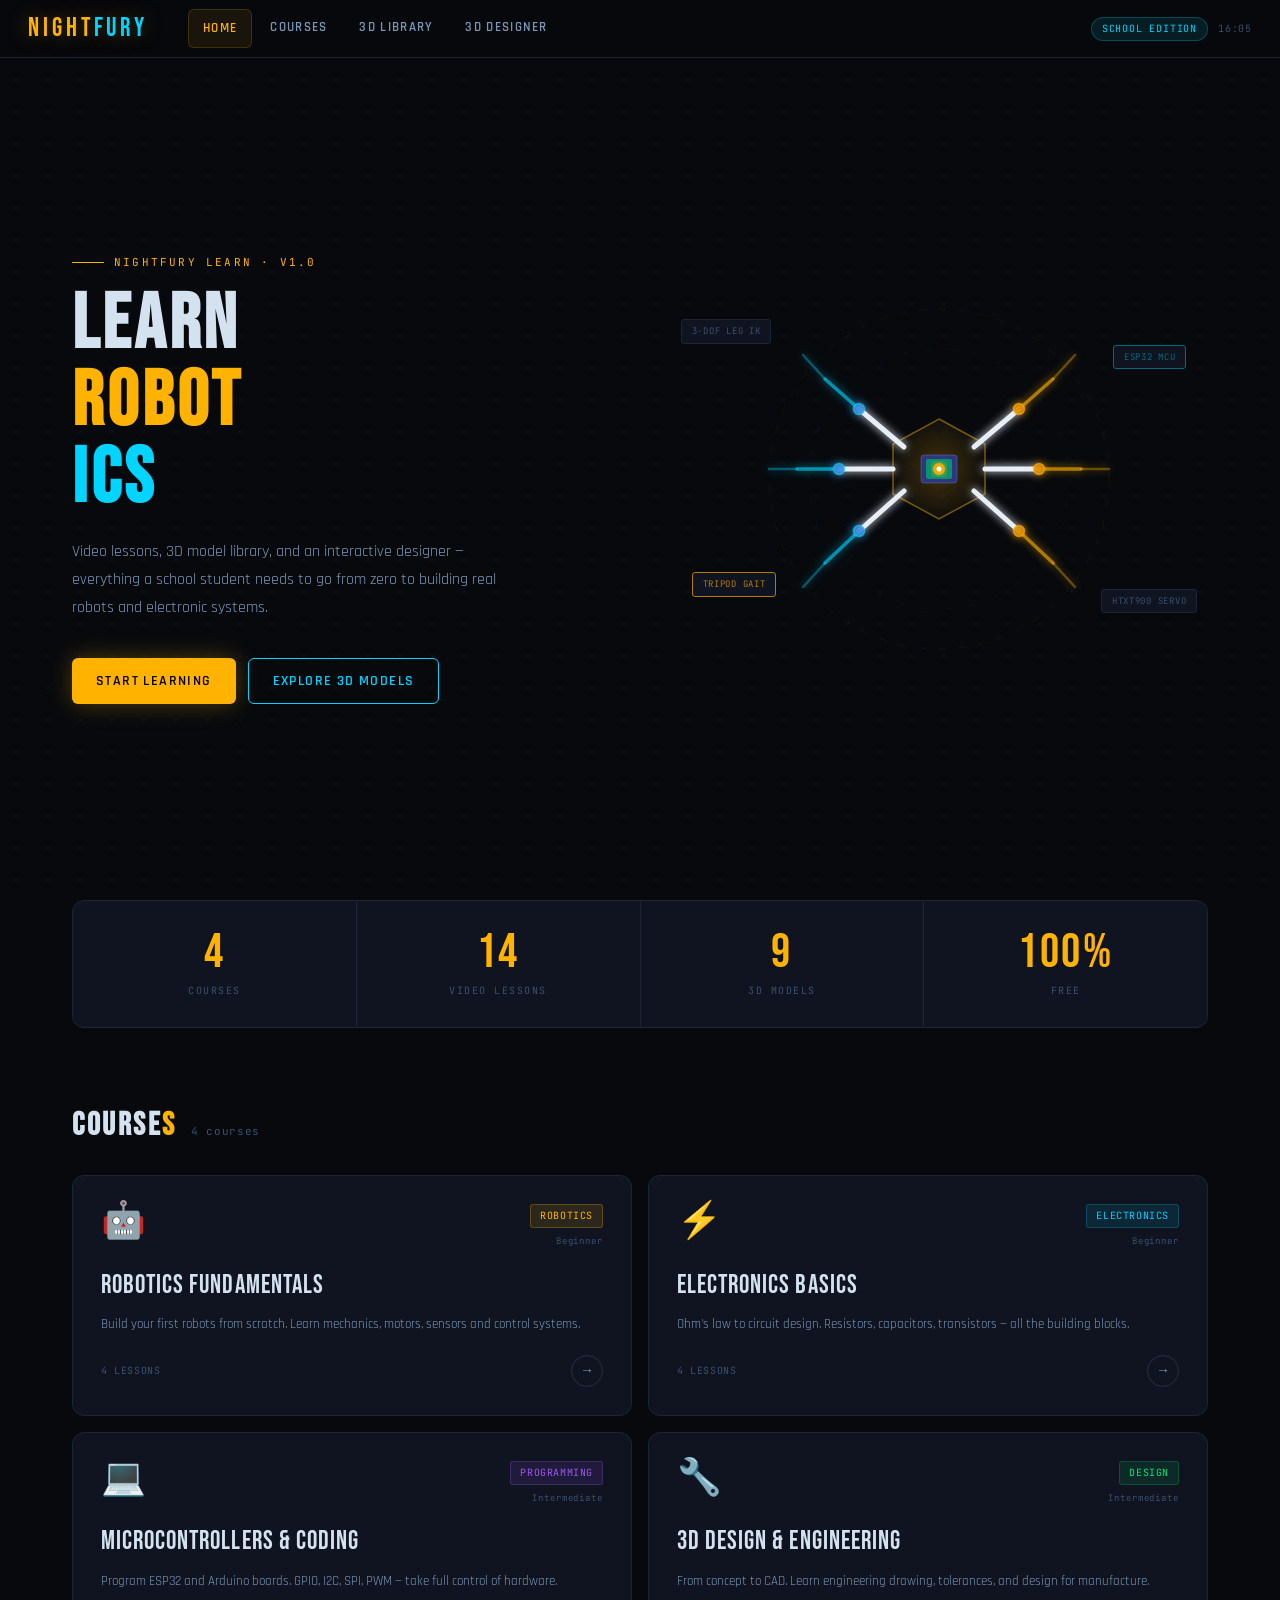
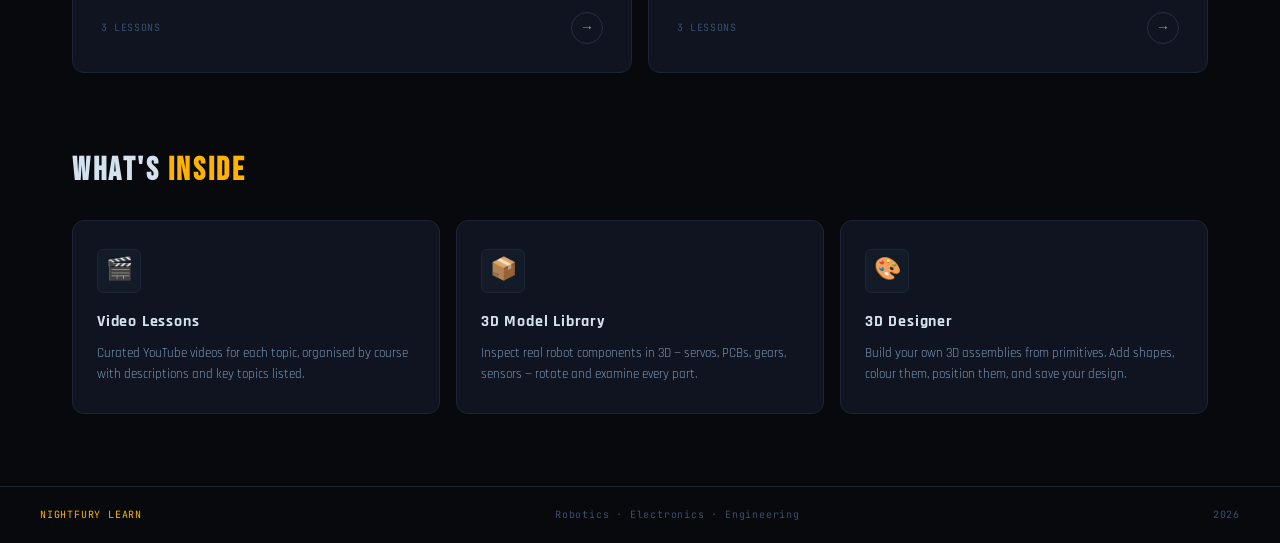
<file: index.html>
<!DOCTYPE html>
<html lang="en">
<head>
<meta charset="UTF-8">
<meta name="viewport" content="width=device-width, initial-scale=1.0">
<title>NightFury Learn · Home</title>
<link rel="stylesheet" href="assets/style.css">
<style>
/* ── Hero ─────────────────────────────────────────── */
.hero {
  min-height: calc(100vh - var(--nav-h));
  display: grid;
  grid-template-columns: 1fr 1fr;
  align-items: center;
  gap: 60px;
  padding: 60px 0;
}
.hero-eyebrow {
  font-family: var(--font-mono);
  font-size: 11px; letter-spacing: .2em;
  color: var(--amber); text-transform: uppercase;
  display: flex; align-items: center; gap: 10px;
  margin-bottom: 16px;
}
.hero-eyebrow::before {
  content: ''; display: block;
  width: 32px; height: 1px;
  background: var(--amber);
}
.hero-title {
  font-family: var(--font-display);
  font-size: clamp(52px, 6vw, 88px);
  line-height: 1;
  letter-spacing: .05em;
  color: var(--text);
  margin-bottom: 20px;
}
.hero-title .hl { color: var(--amber); }
.hero-title .hl2 { color: var(--cyan); }
.hero-desc {
  font-size: 16px; color: var(--text2);
  line-height: 1.75; max-width: 460px;
  margin-bottom: 36px;
}
.hero-btns { display: flex; gap: 12px; flex-wrap: wrap; }

/* Hero visual */
.hero-visual {
  display: flex;
  align-items: center;
  justify-content: center;
  position: relative;
}
.hero-visual svg { width: 100%; max-width: 420px; }

/* Orbit rings */
.orbit-ring {
  animation: spin 18s linear infinite;
  transform-origin: center;
}
.orbit-ring-2 { animation-duration: 28s; animation-direction: reverse; }
@keyframes spin { to { transform: rotate(360deg); } }

/* Floating labels */
.float-label {
  position: absolute;
  font-family: var(--font-mono); font-size: 9px;
  color: var(--text3); letter-spacing: .08em;
  background: var(--panel);
  border: 1px solid var(--border);
  padding: 4px 10px; border-radius: 3px;
}
.fl-1 { top: 12%;  left: 2%;  }
.fl-2 { top: 18%;  right: 4%; color: var(--cyan-dim); border-color: var(--cyan-dim); }
.fl-3 { bottom: 22%; left: 4%; color: var(--amber-dim); border-color: var(--amber-dim); }
.fl-4 { bottom: 18%; right: 2%; }

/* ── Stats row ───────────────────────────────────── */
.stats-row {
  display: grid;
  grid-template-columns: repeat(4, 1fr);
  gap: 1px;
  background: var(--border);
  border: 1px solid var(--border);
  border-radius: var(--radius-lg);
  overflow: hidden;
  margin-bottom: 72px;
}
.stat-cell {
  background: var(--panel);
  padding: 28px 24px;
  text-align: center;
}
.stat-value {
  font-family: var(--font-display);
  font-size: 48px; letter-spacing: .05em;
  color: var(--amber);
  line-height: 1;
}
.stat-label {
  font-family: var(--font-mono);
  font-size: 10px; color: var(--text3);
  letter-spacing: .15em; text-transform: uppercase;
  margin-top: 6px;
}

/* ── Course cards ─────────────────────────────────── */
.courses-grid {
  display: grid;
  grid-template-columns: repeat(2, 1fr);
  gap: 16px;
  margin-bottom: 72px;
}
.course-card {
  background: var(--panel);
  border: 1px solid var(--border);
  border-radius: var(--radius-lg);
  padding: 28px;
  cursor: pointer;
  transition: all .25s;
  position: relative; overflow: hidden;
}
.course-card::after {
  content: '';
  position: absolute; inset: 0;
  background: radial-gradient(ellipse at top left,
    var(--card-glow, rgba(255,179,0,.04)) 0%,
    transparent 65%);
  pointer-events: none;
  opacity: 0;
  transition: opacity .3s;
}
.course-card:hover { border-color: var(--border2); transform: translateY(-3px); }
.course-card:hover::after { opacity: 1; }
.course-card[data-color="amber"]  { --card-glow: rgba(255,179,0,.08); }
.course-card[data-color="cyan"]   { --card-glow: rgba(0,212,255,.08); }
.course-card[data-color="purple"] { --card-glow: rgba(156,86,240,.08); }
.course-card[data-color="green"]  { --card-glow: rgba(0,230,118,.08); }
.course-card[data-color="amber"]:hover { border-color: rgba(255,179,0,.35); }
.course-card[data-color="cyan"]:hover  { border-color: rgba(0,212,255,.3); }
.course-card[data-color="purple"]:hover{ border-color: rgba(156,86,240,.3); }
.course-card[data-color="green"]:hover { border-color: rgba(0,230,118,.3); }

.cc-top { display: flex; align-items: flex-start; justify-content: space-between; margin-bottom: 16px; }
.cc-icon { font-size: 36px; line-height: 1; }
.cc-meta { display: flex; flex-direction: column; align-items: flex-end; gap: 6px; }
.cc-level { font-family: var(--font-mono); font-size: 9px; color: var(--text3); letter-spacing: .1em; }
.cc-title { font-family: var(--font-display); font-size: 26px; letter-spacing: .04em; margin-bottom: 8px; }
.cc-desc  { font-size: 13px; color: var(--text2); line-height: 1.6; margin-bottom: 20px; }
.cc-footer { display: flex; align-items: center; justify-content: space-between; }
.cc-count { font-family: var(--font-mono); font-size: 10px; color: var(--text3); letter-spacing: .06em; }
.cc-arrow {
  width: 32px; height: 32px;
  display: flex; align-items: center; justify-content: center;
  border: 1px solid var(--border2); border-radius: 50%;
  font-size: 14px; color: var(--text2);
  transition: all .2s;
}
.course-card:hover .cc-arrow { color: var(--amber); border-color: var(--amber); }

/* ── Feature highlights ───────────────────────────── */
.features-grid {
  display: grid;
  grid-template-columns: repeat(3, 1fr);
  gap: 16px;
  margin-bottom: 72px;
}
.feat-card {
  background: var(--panel);
  border: 1px solid var(--border);
  border-radius: var(--radius-lg);
  padding: 28px 24px;
}
.feat-icon {
  width: 44px; height: 44px;
  display: flex; align-items: center; justify-content: center;
  font-size: 22px;
  background: var(--panel2); border: 1px solid var(--border);
  border-radius: var(--radius); margin-bottom: 16px;
}
.feat-title {
  font-family: var(--font-ui); font-weight: 700;
  font-size: 16px; letter-spacing: .05em;
  margin-bottom: 8px;
}
.feat-desc { font-size: 13px; color: var(--text2); line-height: 1.65; }
</style>
</head>
<body>

<!-- ── Nav ── -->
<nav class="nav">
  <div class="nav-logo">NIGHT<span>FURY</span></div>
  <div class="nav-links">
    <a href="index.html"    class="active">Home</a>
    <a href="courses.html"  >Courses</a>
    <a href="viewer.html"   >3D Library</a>
    <a href="designer.html" >3D Designer</a>
  </div>
  <div class="nav-right">
    <span class="nav-badge">SCHOOL EDITION</span>
    <span id="nav-clock">--:--</span>
  </div>
</nav>

<div class="page">
  <div class="container">

    <!-- ── Hero ── -->
    <section class="hero">
      <div class="hero-left">
        <div class="hero-eyebrow">NightFury Learn · v1.0</div>
        <h1 class="hero-title">
          LEARN<br>
          <span class="hl">ROBOT</span><br>
          <span class="hl2">ICS</span>
        </h1>
        <p class="hero-desc">
          Video lessons, 3D model library, and an interactive designer —
          everything a school student needs to go from zero to building
          real robots and electronic systems.
        </p>
        <div class="hero-btns">
          <a href="courses.html"  class="btn btn-amber">Start Learning</a>
          <a href="viewer.html"   class="btn btn-outline">Explore 3D Models</a>
        </div>
      </div>

      <div class="hero-visual">
        <!-- Animated hexapod SVG illustration -->
        <svg viewBox="0 0 420 420" xmlns="http://www.w3.org/2000/svg">
          <defs>
            <radialGradient id="bodyGrad" cx="50%" cy="50%" r="50%">
              <stop offset="0%"   stop-color="rgba(255,179,0,.25)"/>
              <stop offset="100%" stop-color="rgba(255,179,0,.03)"/>
            </radialGradient>
            <filter id="glow">
              <feGaussianBlur stdDeviation="4" result="b"/>
              <feMerge><feMergeNode in="b"/><feMergeNode in="SourceGraphic"/></feMerge>
            </filter>
          </defs>

          <!-- Orbit rings -->
          <g class="orbit-ring" style="transform-origin:210px 210px">
            <circle cx="210" cy="210" r="170" fill="none"
              stroke="rgba(255,179,0,.06)" stroke-width="1"
              stroke-dasharray="8 12"/>
          </g>
          <g class="orbit-ring orbit-ring-2" style="transform-origin:210px 210px">
            <circle cx="210" cy="210" r="130" fill="none"
              stroke="rgba(0,212,255,.07)" stroke-width="1"
              stroke-dasharray="4 20"/>
          </g>

          <!-- Hex body -->
          <polygon points="210,150 256,175 256,225 210,250 164,225 164,175"
            fill="url(#bodyGrad)"
            stroke="rgba(255,179,0,.45)" stroke-width="1.5"/>

          <!-- PCB -->
          <rect x="192" y="186" width="36" height="28" rx="3"
            fill="rgba(48,59,150,.8)" stroke="rgba(100,130,220,.4)" stroke-width="1"/>
          <rect x="197" y="190" width="26" height="20" rx="2"
            fill="rgba(0,163,110,.85)"/>

          <!-- 6 Legs -->
          <g stroke-linecap="round" filter="url(#glow)">
            <!-- L-Front -->
            <line x1="175" y1="178" x2="130" y2="140" stroke="#e8eef5" stroke-width="5"/>
            <line x1="130" y1="140" x2="96"  y2="110" stroke="rgba(0,212,255,.6)" stroke-width="3.5"/>
            <line x1="96"  y1="110" x2="74"  y2="86"  stroke="rgba(0,212,255,.35)" stroke-width="2.5"/>
            <circle cx="130" cy="140" r="5.5" fill="rgba(60,140,220,.9)" stroke="rgba(0,212,255,.6)" stroke-width="1.5"/>

            <!-- L-Mid -->
            <line x1="164" y1="200" x2="110" y2="200" stroke="#e8eef5" stroke-width="5"/>
            <line x1="110" y1="200" x2="68"  y2="200" stroke="rgba(0,212,255,.6)" stroke-width="3.5"/>
            <line x1="68"  y1="200" x2="40"  y2="200" stroke="rgba(0,212,255,.35)" stroke-width="2.5"/>
            <circle cx="110" cy="200" r="5.5" fill="rgba(60,140,220,.9)" stroke="rgba(0,212,255,.6)" stroke-width="1.5"/>

            <!-- L-Rear -->
            <line x1="175" y1="222" x2="130" y2="262" stroke="#e8eef5" stroke-width="5"/>
            <line x1="130" y1="262" x2="96"  y2="294" stroke="rgba(0,212,255,.6)" stroke-width="3.5"/>
            <line x1="96"  y1="294" x2="74"  y2="318" stroke="rgba(0,212,255,.35)" stroke-width="2.5"/>
            <circle cx="130" cy="262" r="5.5" fill="rgba(60,140,220,.9)" stroke="rgba(0,212,255,.6)" stroke-width="1.5"/>

            <!-- R-Front -->
            <line x1="245" y1="178" x2="290" y2="140" stroke="#e8eef5" stroke-width="5"/>
            <line x1="290" y1="140" x2="324" y2="110" stroke="rgba(255,179,0,.6)" stroke-width="3.5"/>
            <line x1="324" y1="110" x2="346" y2="86"  stroke="rgba(255,179,0,.35)" stroke-width="2.5"/>
            <circle cx="290" cy="140" r="5.5" fill="rgba(220,140,0,.9)" stroke="rgba(255,179,0,.6)" stroke-width="1.5"/>

            <!-- R-Mid -->
            <line x1="256" y1="200" x2="310" y2="200" stroke="#e8eef5" stroke-width="5"/>
            <line x1="310" y1="200" x2="352" y2="200" stroke="rgba(255,179,0,.6)" stroke-width="3.5"/>
            <line x1="352" y1="200" x2="380" y2="200" stroke="rgba(255,179,0,.35)" stroke-width="2.5"/>
            <circle cx="310" cy="200" r="5.5" fill="rgba(220,140,0,.9)" stroke="rgba(255,179,0,.6)" stroke-width="1.5"/>

            <!-- R-Rear -->
            <line x1="245" y1="222" x2="290" y2="262" stroke="#e8eef5" stroke-width="5"/>
            <line x1="290" y1="262" x2="324" y2="294" stroke="rgba(255,179,0,.6)" stroke-width="3.5"/>
            <line x1="324" y1="294" x2="346" y2="318" stroke="rgba(255,179,0,.35)" stroke-width="2.5"/>
            <circle cx="290" cy="262" r="5.5" fill="rgba(220,140,0,.9)" stroke="rgba(255,179,0,.6)" stroke-width="1.5"/>
          </g>

          <!-- Glow dot at centre -->
          <circle cx="210" cy="200" r="6" fill="var(--amber)" opacity=".9" filter="url(#glow)"/>
          <circle cx="210" cy="200" r="2.5" fill="#fff"/>
        </svg>

        <!-- Floating labels -->
        <div class="float-label fl-1">3-DOF LEG IK</div>
        <div class="float-label fl-2">ESP32 MCU</div>
        <div class="float-label fl-3">TRIPOD GAIT</div>
        <div class="float-label fl-4">HTXT900 SERVO</div>
      </div>
    </section>

    <!-- ── Stats ── -->
    <div class="stats-row" id="stats-row"></div>

    <!-- ── Courses ── -->
    <div class="section-header">
      <h2 class="section-title">COURSE<span>S</span></h2>
      <span class="section-count" id="course-count">— courses</span>
    </div>
    <div class="courses-grid" id="courses-grid"></div>

    <!-- ── Features ── -->
    <div class="section-header">
      <h2 class="section-title">WHAT'S <span>INSIDE</span></h2>
    </div>
    <div class="features-grid">
      <div class="feat-card">
        <div class="feat-icon">🎬</div>
        <div class="feat-title">Video Lessons</div>
        <p class="feat-desc">Curated YouTube videos for each topic, organised by course with descriptions and key topics listed.</p>
      </div>
      <div class="feat-card">
        <div class="feat-icon">📦</div>
        <div class="feat-title">3D Model Library</div>
        <p class="feat-desc">Inspect real robot components in 3D — servos, PCBs, gears, sensors — rotate and examine every part.</p>
      </div>
      <div class="feat-card">
        <div class="feat-icon">🎨</div>
        <div class="feat-title">3D Designer</div>
        <p class="feat-desc">Build your own 3D assemblies from primitives. Add shapes, colour them, position them, and save your design.</p>
      </div>
    </div>

  </div><!-- /container -->

  <footer class="footer">
    <span class="footer-brand">NIGHTFURY LEARN</span>
    <span>Robotics · Electronics · Engineering</span>
    <span id="footer-year"></span>
  </footer>
</div><!-- /page -->

<script type="module">
import { COURSES, STATS } from './assets/data.js';

// Clock
setInterval(() => {
  const d = new Date();
  document.getElementById('nav-clock').textContent =
    d.toLocaleTimeString('en-GB', { hour: '2-digit', minute: '2-digit' });
}, 1000);
document.getElementById('footer-year').textContent = new Date().getFullYear();

// Stats
const statsRow = document.getElementById('stats-row');
STATS.forEach(s => {
  statsRow.innerHTML += `
    <div class="stat-cell">
      <div class="stat-value">${s.value}</div>
      <div class="stat-label">${s.label}</div>
    </div>`;
});

// Courses
const grid = document.getElementById('courses-grid');
document.getElementById('course-count').textContent = `${COURSES.length} courses`;

const COLOR_TAG = {
  amber: 'tag-amber', cyan: 'tag-cyan',
  purple: 'tag-purple', green: 'tag-green'
};

COURSES.forEach(c => {
  grid.innerHTML += `
    <div class="course-card" data-color="${c.color}"
         onclick="location.href='courses.html?id=${c.id}'">
      <div class="cc-top">
        <span class="cc-icon">${c.icon}</span>
        <div class="cc-meta">
          <span class="tag ${COLOR_TAG[c.color]}">${c.tag}</span>
          <span class="cc-level">${c.level}</span>
        </div>
      </div>
      <div class="cc-title">${c.title}</div>
      <p class="cc-desc">${c.description}</p>
      <div class="cc-footer">
        <span class="cc-count">${c.lessons.length} LESSONS</span>
        <span class="cc-arrow">→</span>
      </div>
    </div>`;
});
</script>
</body>
</html>
</file>
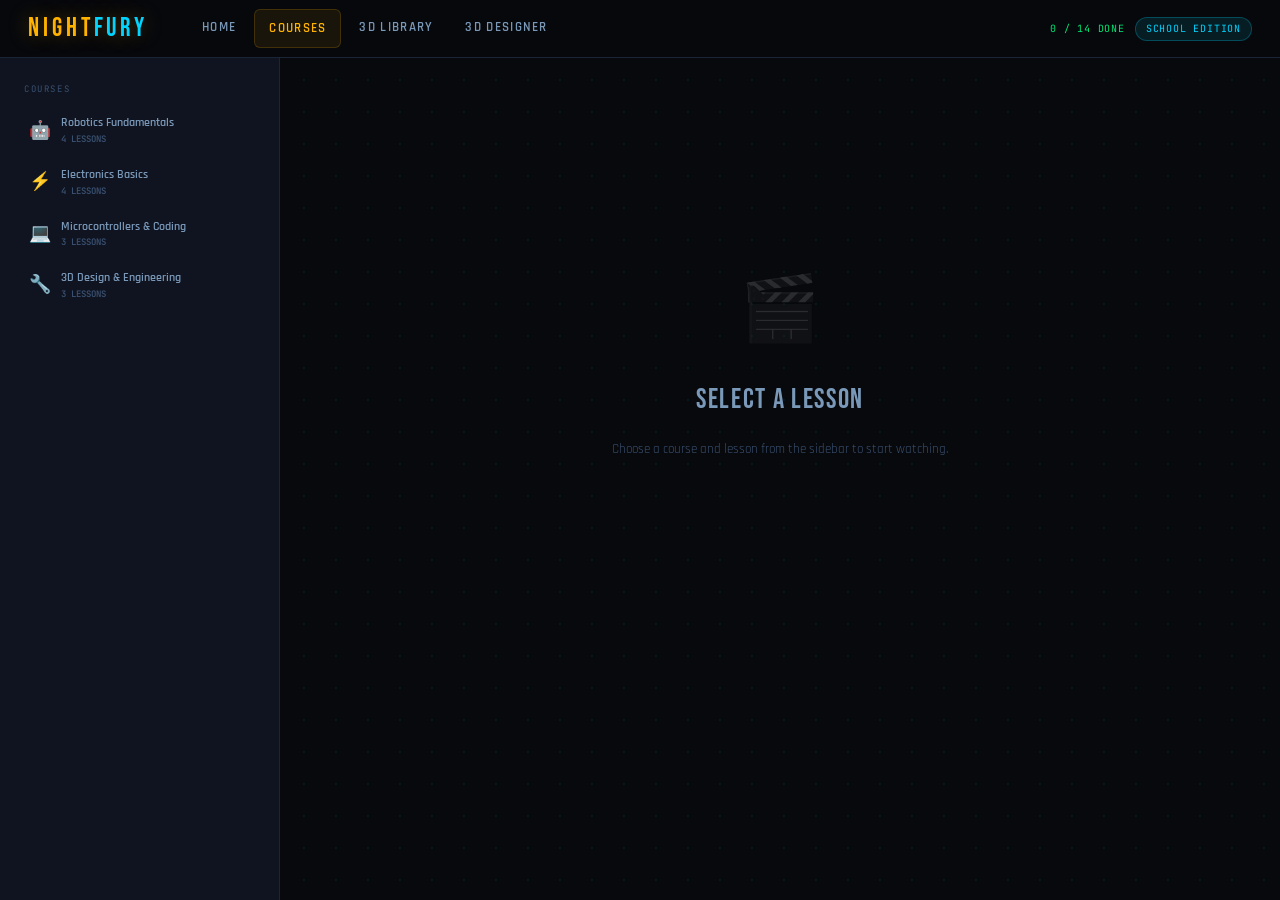
<file: courses.html>
<!DOCTYPE html>
<html lang="en">
<head>
<meta charset="UTF-8">
<meta name="viewport" content="width=device-width, initial-scale=1.0">
<title>NightFury Learn · Courses</title>
<link rel="stylesheet" href="assets/style.css">
<style>
/* ── Layout ─────────────────────────────────────── */
.courses-layout {
  display: grid;
  grid-template-columns: 280px 1fr;
  gap: 0;
  min-height: calc(100vh - var(--nav-h));
}

/* ── Sidebar ────────────────────────────────────── */
.sidebar {
  background: var(--panel);
  border-right: 1px solid var(--border);
  padding: 24px 0;
  position: sticky;
  top: var(--nav-h);
  height: calc(100vh - var(--nav-h));
  overflow-y: auto;
}
.sidebar-section {
  padding: 0 16px;
  margin-bottom: 24px;
}
.sidebar-label {
  font-family: var(--font-mono);
  font-size: 9px; letter-spacing: .18em;
  color: var(--text3); text-transform: uppercase;
  padding: 0 8px; margin-bottom: 8px;
}
.course-btn {
  width: 100%;
  display: flex; align-items: center; gap: 10px;
  padding: 10px 12px;
  background: none; border: 1px solid transparent;
  border-radius: var(--radius); color: var(--text2);
  font-family: var(--font-ui); font-size: 13px; font-weight: 600;
  text-align: left; cursor: pointer;
  transition: all .2s;
}
.course-btn:hover { background: var(--panel2); color: var(--text); }
.course-btn.active {
  background: rgba(255,179,0,.08);
  border-color: rgba(255,179,0,.2);
  color: var(--amber);
}
.course-btn .cb-icon { font-size: 18px; flex-shrink: 0; }
.course-btn .cb-info { flex: 1; }
.course-btn .cb-title { font-size: 12px; line-height: 1.3; }
.course-btn .cb-count { font-family: var(--font-mono); font-size: 9px; color: var(--text3); margin-top: 2px; }

.lesson-list { padding: 4px 0; }
.lesson-item {
  width: 100%;
  display: flex; align-items: center; gap: 10px;
  padding: 9px 20px 9px 36px;
  background: none; border: none;
  color: var(--text2); font-family: var(--font-ui);
  font-size: 12px; text-align: left; cursor: pointer;
  border-left: 2px solid transparent;
  transition: all .2s;
}
.lesson-item:hover { color: var(--text); background: var(--panel2); }
.lesson-item.active {
  color: var(--cyan); background: rgba(0,212,255,.05);
  border-left-color: var(--cyan);
}
.lesson-item.watched { color: var(--green); }
.lesson-item .li-num {
  font-family: var(--font-mono); font-size: 9px;
  color: var(--text3); width: 16px; flex-shrink: 0;
}
.lesson-item .li-title { flex: 1; line-height: 1.3; }
.lesson-item .li-dur {
  font-family: var(--font-mono); font-size: 9px;
  color: var(--text3); white-space: nowrap;
}
.lesson-item .li-check { color: var(--green); font-size: 10px; }

/* ── Main content ────────────────────────────────── */
.content-area {
  padding: 32px 40px;
}

/* Video player */
.video-wrap {
  position: relative; width: 100%;
  padding-bottom: 56.25%;
  background: #000; border-radius: var(--radius-lg);
  overflow: hidden; margin-bottom: 24px;
  border: 1px solid var(--border);
}
.video-wrap iframe {
  position: absolute; inset: 0;
  width: 100%; height: 100%; border: none;
}
.video-placeholder {
  position: absolute; inset: 0;
  display: flex; flex-direction: column;
  align-items: center; justify-content: center;
  gap: 14px;
  background: var(--panel);
}
.vp-icon { font-size: 52px; opacity: .25; }
.vp-text { font-family: var(--font-mono); font-size: 11px;
           color: var(--text3); letter-spacing: .1em; }

/* Lesson info */
.lesson-header {
  display: flex; align-items: flex-start;
  justify-content: space-between; gap: 20px;
  margin-bottom: 20px;
}
.lesson-title-row { flex: 1; }
.lesson-num {
  font-family: var(--font-mono); font-size: 10px;
  color: var(--text3); letter-spacing: .12em;
  margin-bottom: 6px;
}
.lesson-title {
  font-family: var(--font-display);
  font-size: 30px; letter-spacing: .04em;
}
.lesson-actions { display: flex; gap: 8px; padding-top: 6px; }

.lesson-desc {
  font-size: 14px; color: var(--text2);
  line-height: 1.75; margin-bottom: 24px;
  border-left: 2px solid var(--border2);
  padding-left: 16px;
}

.topics-row { display: flex; flex-wrap: wrap; gap: 8px; margin-bottom: 28px; }
.topic-pill {
  font-family: var(--font-mono); font-size: 10px;
  color: var(--text3); letter-spacing: .07em;
  background: var(--panel); border: 1px solid var(--border);
  padding: 4px 12px; border-radius: 20px;
}

/* Nav arrows */
.lesson-nav {
  display: flex; gap: 10px; align-items: center;
  margin-top: 24px; padding-top: 24px;
  border-top: 1px solid var(--border);
}
.lnav-btn {
  flex: 1; padding: 14px 20px;
  background: var(--panel); border: 1px solid var(--border);
  border-radius: var(--radius); color: var(--text2);
  font-family: var(--font-ui); font-size: 13px; font-weight: 600;
  cursor: pointer; transition: all .2s;
  display: flex; align-items: center; gap: 8px;
}
.lnav-btn:hover { border-color: var(--border2); color: var(--text); }
.lnav-btn.next { justify-content: flex-end; border-color: rgba(255,179,0,.2);
                  color: var(--amber); }
.lnav-btn.next:hover { background: rgba(255,179,0,.06); }
.lnav-btn:disabled { opacity: .3; cursor: default; }

/* Empty state */
.pick-state {
  display: flex; flex-direction: column;
  align-items: center; justify-content: center;
  min-height: 60vh; gap: 16px; text-align: center;
}
.pick-icon { font-size: 64px; opacity: .15; }
.pick-title { font-family: var(--font-display); font-size: 28px; color: var(--text2); letter-spacing: .06em; }
.pick-sub   { font-size: 13px; color: var(--text3); }
</style>
</head>
<body>

<nav class="nav">
  <div class="nav-logo">NIGHT<span>FURY</span></div>
  <div class="nav-links">
    <a href="index.html">Home</a>
    <a href="courses.html" class="active">Courses</a>
    <a href="viewer.html">3D Library</a>
    <a href="designer.html">3D Designer</a>
  </div>
  <div class="nav-right">
    <span id="progress-text" style="color:var(--green)"></span>
    <span class="nav-badge">SCHOOL EDITION</span>
  </div>
</nav>

<div class="page" style="padding-top:var(--nav-h)">
  <div class="courses-layout">

    <!-- ── Sidebar ── -->
    <aside class="sidebar">
      <div class="sidebar-section">
        <div class="sidebar-label">Courses</div>
        <div id="course-nav"></div>
      </div>
    </aside>

    <!-- ── Content ── -->
    <main class="content-area" id="content-area">
      <div class="pick-state">
        <div class="pick-icon">🎬</div>
        <div class="pick-title">SELECT A LESSON</div>
        <p class="pick-sub">Choose a course and lesson from the sidebar to start watching.</p>
      </div>
    </main>

  </div>
</div>

<script type="module">
import { COURSES } from './assets/data.js';

// ── State ────────────────────────────────────────────
const params       = new URLSearchParams(location.search);
let activeCourseId = params.get('id') || null;
let activeLessonId = null;
const watched      = new Set(JSON.parse(localStorage.getItem('nf-watched') || '[]'));

// ── Build sidebar ────────────────────────────────────
const courseNav = document.getElementById('course-nav');

function buildSidebar() {
  courseNav.innerHTML = '';
  COURSES.forEach(course => {
    const isOpen = course.id === activeCourseId;
    const btn = document.createElement('button');
    btn.className = `course-btn ${isOpen ? 'active' : ''}`;
    btn.innerHTML = `
      <span class="cb-icon">${course.icon}</span>
      <div class="cb-info">
        <div class="cb-title">${course.title}</div>
        <div class="cb-count">${course.lessons.length} LESSONS</div>
      </div>`;
    btn.onclick = () => {
      activeCourseId = course.id;
      activeLessonId = null;
      history.replaceState({}, '', `?id=${course.id}`);
      buildSidebar();
      showPick();
    };
    courseNav.appendChild(btn);

    if (isOpen) {
      const ul = document.createElement('div');
      ul.className = 'lesson-list';
      course.lessons.forEach((lesson, i) => {
        const isW = watched.has(lesson.id);
        const li  = document.createElement('button');
        li.className = `lesson-item ${lesson.id === activeLessonId ? 'active' : ''} ${isW ? 'watched' : ''}`;
        li.innerHTML = `
          <span class="li-num">${String(i+1).padStart(2,'0')}</span>
          <span class="li-title">${lesson.title}</span>
          <span class="li-dur">${lesson.duration}</span>
          ${isW ? '<span class="li-check">✓</span>' : ''}`;
        li.onclick = () => loadLesson(course, lesson, i);
        ul.appendChild(li);
      });
      courseNav.appendChild(ul);
    }
  });
  updateProgress();
}

// ── Show pick state ──────────────────────────────────
function showPick() {
  const area = document.getElementById('content-area');
  area.innerHTML = `
    <div class="pick-state">
      <div class="pick-icon">🎬</div>
      <div class="pick-title">SELECT A LESSON</div>
      <p class="pick-sub">Choose a lesson from the sidebar to start watching.</p>
    </div>`;
}

// ── Load lesson ──────────────────────────────────────
function loadLesson(course, lesson, idx) {
  activeLessonId = lesson.id;
  buildSidebar();

  const total  = course.lessons.length;
  const isLast = idx === total - 1;
  const isFirst = idx === 0;
  const prevL  = course.lessons[idx - 1];
  const nextL  = course.lessons[idx + 1];

  const COLOR_TAG = {
    amber: 'tag-amber', cyan: 'tag-cyan',
    purple: 'tag-purple', green: 'tag-green'
  };

  const area = document.getElementById('content-area');
  area.innerHTML = `
    <div class="video-wrap" id="video-box">
      ${lesson.videoId
        ? `<iframe src="https://www.youtube.com/embed/${lesson.videoId}?rel=0&modestbranding=1"
             allowfullscreen allow="accelerometer; autoplay; encrypted-media; gyroscope"></iframe>`
        : `<div class="video-placeholder">
             <div class="vp-icon">▶</div>
             <div class="vp-text">VIDEO ID NOT SET IN data.js</div>
           </div>`}
    </div>

    <div class="lesson-header">
      <div class="lesson-title-row">
        <div class="lesson-num">
          <span class="tag ${COLOR_TAG[course.color]}">${course.tag}</span>
          &nbsp;&nbsp;LESSON ${String(idx+1).padStart(2,'0')} / ${String(total).padStart(2,'0')}
        </div>
        <div class="lesson-title">${lesson.title}</div>
      </div>
      <div class="lesson-actions">
        <button class="btn btn-ghost btn-sm" id="mark-btn"
          onclick="markWatched('${lesson.id}')">
          ${watched.has(lesson.id) ? '✓ WATCHED' : 'MARK WATCHED'}
        </button>
      </div>
    </div>

    <p class="lesson-desc">${lesson.description}</p>

    <div class="topics-row">
      ${lesson.topics.map(t => `<span class="topic-pill">${t}</span>`).join('')}
    </div>

    <div class="lesson-nav">
      <button class="lnav-btn prev" ${isFirst ? 'disabled' : ''}
        onclick="goLesson('${course.id}', ${idx-1})">
        ← ${prevL ? prevL.title : ''}
      </button>
      <button class="lnav-btn next" ${isLast ? 'disabled' : ''}
        onclick="goLesson('${course.id}', ${idx+1})">
        ${nextL ? nextL.title : ''} →
      </button>
    </div>`;
}

// ── Navigate lesson by index ─────────────────────────
window.goLesson = (courseId, idx) => {
  const course = COURSES.find(c => c.id === courseId);
  if (!course || !course.lessons[idx]) return;
  loadLesson(course, course.lessons[idx], idx);
};

// ── Mark watched ─────────────────────────────────────
window.markWatched = (id) => {
  watched.has(id) ? watched.delete(id) : watched.add(id);
  localStorage.setItem('nf-watched', JSON.stringify([...watched]));
  const btn = document.getElementById('mark-btn');
  if (btn) btn.textContent = watched.has(id) ? '✓ WATCHED' : 'MARK WATCHED';
  buildSidebar();
};

// ── Progress text ────────────────────────────────────
function updateProgress() {
  const total = COURSES.reduce((a, c) => a + c.lessons.length, 0);
  const done  = watched.size;
  document.getElementById('progress-text').textContent =
    `${done} / ${total} DONE`;
}

// ── Init ─────────────────────────────────────────────
buildSidebar();
if (activeCourseId) {
  // Auto-open first lesson if course specified in URL
  const course = COURSES.find(c => c.id === activeCourseId);
  if (course && course.lessons.length) loadLesson(course, course.lessons[0], 0);
}
</script>
</body>
</html>
</file>
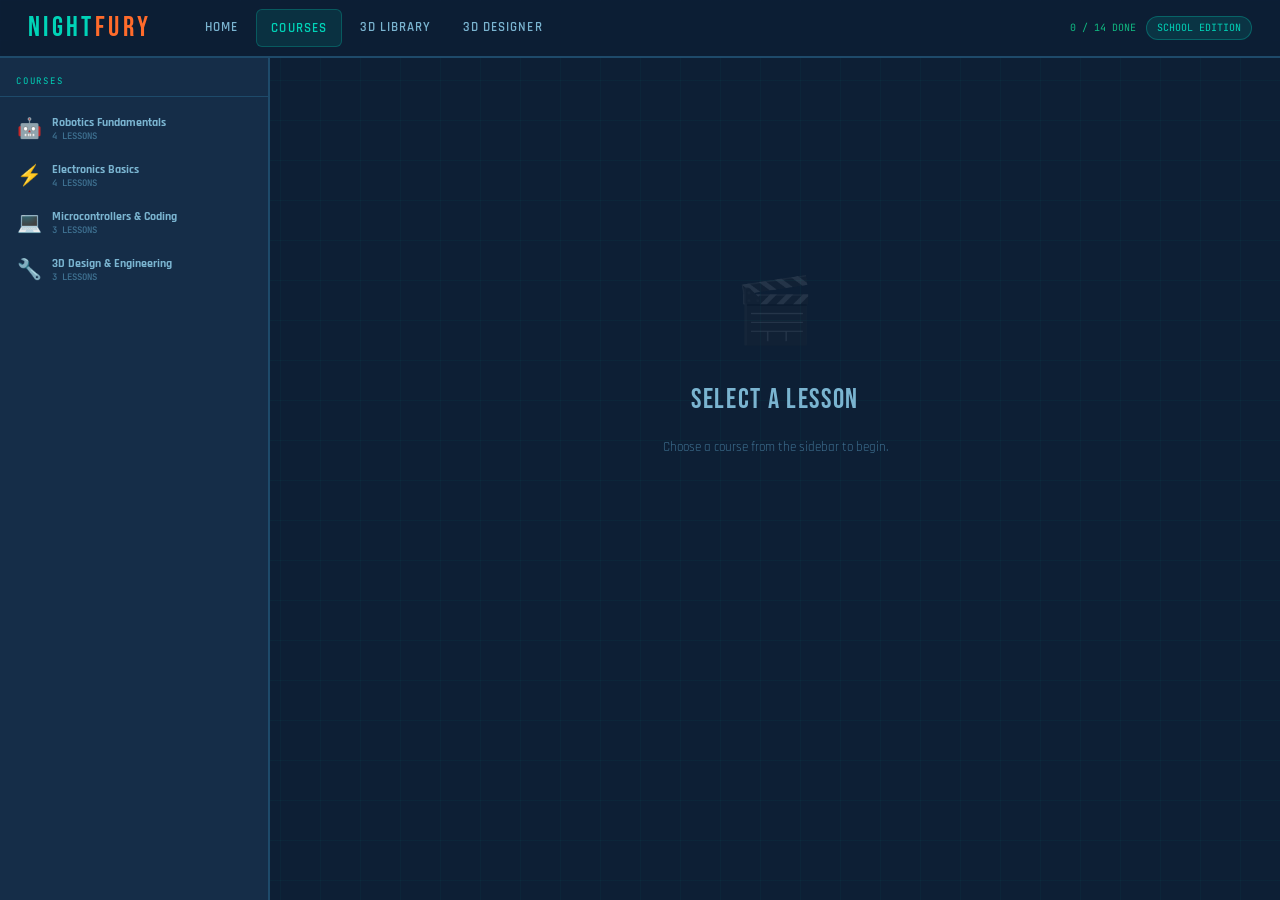
<file: NightFuryLearn/courses.html>
<!DOCTYPE html>
<html lang="en">
<head>
<meta charset="UTF-8"><meta name="viewport" content="width=device-width,initial-scale=1">
<title>NightFury Learn · Courses</title>
<link rel="stylesheet" href="assets/style.css">
<style>
.layout { display:grid; grid-template-columns:270px 1fr; min-height:calc(100vh - 58px); }
.sidebar {
  background:var(--panel); border-right:2px solid var(--border);
  padding:16px 0; position:sticky; top:58px;
  height:calc(100vh - 58px); overflow-y:auto;
}
.sb-lbl { font-family:var(--font-mono); font-size:9px; letter-spacing:.2em;
           color:var(--teal); text-transform:uppercase;
           padding:0 16px 8px; border-bottom:1px solid var(--border); margin-bottom:8px; }
.cb {
  width:100%; display:flex; align-items:center; gap:10px;
  padding:10px 14px; background:none;
  border:none; border-left:3px solid transparent;
  color:var(--text2); font-family:var(--font-ui);
  font-size:13px; font-weight:600; text-align:left; cursor:pointer; transition:all .18s;
}
.cb:hover { background:var(--panel2); color:var(--text); }
.cb.act { color:var(--teal); background:rgba(0,212,184,.07); border-left-color:var(--teal); }
.cb-icon { font-size:20px; }
.cb-cnt  { font-family:var(--font-mono); font-size:9px; color:var(--text3); }
.ll { padding:2px 0; }
.li {
  width:100%; display:flex; align-items:center; gap:8px;
  padding:9px 14px 9px 42px;
  background:none; border:none; border-left:3px solid transparent;
  color:var(--text2); font-family:var(--font-ui); font-size:12px;
  text-align:left; cursor:pointer; transition:all .18s;
}
.li:hover   { color:var(--text); background:var(--panel2); }
.li.act     { color:var(--teal); background:rgba(0,212,184,.06); border-left-color:var(--teal); }
.li.watched { color:var(--green); }
.li-n { font-family:var(--font-mono); font-size:9px; color:var(--text3); width:18px; }
.li-t { flex:1; line-height:1.3; }
.li-d { font-family:var(--font-mono); font-size:9px; color:var(--text3); white-space:nowrap; }
.li-c { color:var(--green); font-size:10px; }

.content { padding:32px 36px; }
.vw {
  position:relative; width:100%; padding-bottom:56.25%;
  background:#000; border-radius:12px; overflow:hidden;
  margin-bottom:24px; border:2px solid var(--border);
}
.vw iframe { position:absolute; inset:0; width:100%; height:100%; border:none; }
.ve {
  position:absolute; inset:0; display:flex; flex-direction:column;
  align-items:center; justify-content:center; gap:12px; background:var(--panel);
}
.ve-i { font-size:56px; opacity:.15; }
.ve-t { font-family:var(--font-mono); font-size:11px; color:var(--text3); letter-spacing:.1em; }

.ln-num   { font-family:var(--font-mono); font-size:10px; color:var(--text3); letter-spacing:.12em; margin-bottom:6px; }
.ln-title { font-family:var(--font-display); font-size:32px; letter-spacing:.04em; }
.ln-hdr   { display:flex; justify-content:space-between; align-items:flex-start; gap:20px; margin-bottom:20px; }
.ln-desc  { font-size:14px; color:var(--text2); line-height:1.8; margin-bottom:20px;
             border-left:3px solid var(--teal); padding-left:16px; }
.topics   { display:flex; flex-wrap:wrap; gap:8px; margin-bottom:24px; }
.tp { font-family:var(--font-mono); font-size:10px; color:var(--text2);
       background:var(--panel2); border:1px solid var(--border);
       padding:5px 14px; border-radius:20px; letter-spacing:.06em; }
.lnav { display:flex; gap:10px; padding-top:24px; border-top:2px solid var(--border); margin-top:24px; }
.lnb {
  flex:1; padding:14px 18px;
  background:var(--panel); border:2px solid var(--border);
  border-radius:8px; color:var(--text2);
  font-family:var(--font-ui); font-size:13px; font-weight:600;
  cursor:pointer; transition:all .18s; display:flex; align-items:center; gap:8px;
}
.lnb:hover { border-color:var(--border2); color:var(--text); }
.lnb.next  { justify-content:flex-end; color:var(--teal); border-color:rgba(0,212,184,.3); }
.lnb.next:hover { background:rgba(0,212,184,.07); }
.lnb:disabled { opacity:.3; cursor:default; }
.pick { display:flex; flex-direction:column; align-items:center; justify-content:center;
         min-height:60vh; gap:14px; text-align:center; }
.pick-i { font-size:64px; opacity:.1; }
.pick-t { font-family:var(--font-display); font-size:28px; color:var(--text2); letter-spacing:.06em; }
</style>
</head>
<body>
<nav class="nav">
  <div class="nav-logo">NIGHT<span>FURY</span></div>
  <div class="nav-links">
    <a href="index.html">Home</a>
    <a href="courses.html" class="active">Courses</a>
    <a href="viewer.html">3D Library</a>
    <a href="designer.html">3D Designer</a>
  </div>
  <div class="nav-right">
    <span id="pt" style="color:var(--green);font-family:var(--font-mono);font-size:10px"></span>
    <span class="nav-badge">SCHOOL EDITION</span>
  </div>
</nav>
<div class="page" style="padding-top:58px">
<div class="layout">
  <aside class="sidebar" id="sb"></aside>
  <main class="content" id="ct">
    <div class="pick"><div class="pick-i">🎬</div><div class="pick-t">SELECT A LESSON</div>
    <p style="color:var(--text3);font-size:13px">Choose a course from the sidebar to begin.</p></div>
  </main>
</div>
</div>
<script src="assets/data.js"></script>
<script>
var params=new URLSearchParams(location.search);
var aC=params.get('id')||null, aL=null;
var watched=new Set(JSON.parse(localStorage.getItem('nf-watched')||'[]'));
var TAG={amber:'tag-amber',cyan:'tag-teal',purple:'tag-purple',green:'tag-green',teal:'tag-teal',orange:'tag-orange'};

function bSB(){
  var sb=document.getElementById('sb');
  sb.innerHTML='<div class="sb-lbl">Courses</div>';
  NF.COURSES.forEach(function(c){
    var open=c.id===aC;
    var btn=document.createElement('button');
    btn.className='cb'+(open?' act':'');
    btn.innerHTML='<span class="cb-icon">'+c.icon+'</span><div><div style="font-size:12px;font-weight:700">'+c.title+'</div><div class="cb-cnt">'+c.lessons.length+' LESSONS</div></div>';
    btn.onclick=function(){aC=c.id;aL=null;history.replaceState({},'','?id='+c.id);bSB();showPick();};
    sb.appendChild(btn);
    if(open){
      var ul=document.createElement('div');ul.className='ll';
      c.lessons.forEach(function(l,i){
        var w=watched.has(l.id);
        var li=document.createElement('button');
        li.className='li'+(l.id===aL?' act':'')+(w?' watched':'');
        li.innerHTML='<span class="li-n">'+String(i+1).padStart(2,'0')+'</span>'
          +'<span class="li-t">'+l.title+'</span>'
          +'<span class="li-d">'+l.duration+'</span>'
          +(w?'<span class="li-c">✓</span>':'');
        li.onclick=function(){lL(c,l,i);};
        ul.appendChild(li);
      });
      sb.appendChild(ul);
    }
  });
  updP();
}

function showPick(){
  document.getElementById('ct').innerHTML='<div class="pick"><div class="pick-i">🎬</div><div class="pick-t">SELECT A LESSON</div><p style="color:var(--text3);font-size:13px">Choose a lesson from the sidebar.</p></div>';
}

function lL(course,lesson,idx){
  aL=lesson.id; bSB();
  var tot=course.lessons.length,prev=course.lessons[idx-1],next=course.lessons[idx+1];
  var tagClass=TAG[course.color]||'tag-teal';
  document.getElementById('ct').innerHTML=
    '<div class="vw">'+(lesson.videoId
      ?'<iframe src="https://www.youtube.com/embed/'+lesson.videoId+'?rel=0&modestbranding=1" allowfullscreen></iframe>'
      :'<div class="ve"><div class="ve-i">▶</div><div class="ve-t">NO VIDEO ID IN data.js</div></div>')+'</div>'
    +'<div class="ln-hdr"><div><div class="ln-num"><span class="tag '+tagClass+'">'+course.tag+'</span>&nbsp;&nbsp;LESSON '+String(idx+1).padStart(2,'0')+' / '+String(tot).padStart(2,'0')+'</div><div class="ln-title">'+lesson.title+'</div></div>'
    +'<button class="btn btn-ghost btn-sm" id="mb" onclick="mW(\''+lesson.id+'\')">'+( watched.has(lesson.id)?'✓ WATCHED':'MARK WATCHED')+'</button></div>'
    +'<p class="ln-desc">'+lesson.description+'</p>'
    +'<div class="topics">'+lesson.topics.map(function(t){return'<span class="tp">'+t+'</span>';}).join('')+'</div>'
    +'<div class="lnav">'
    +'<button class="lnb" '+(idx===0?'disabled':'')+(prev?' onclick="gL(\''+course.id+'\','+(idx-1)+')"':'')+'>← '+(prev?prev.title:'')+'</button>'
    +'<button class="lnb next" '+(idx===tot-1?'disabled':'')+(next?' onclick="gL(\''+course.id+'\','+(idx+1)+')"':'')+''+(next?next.title:'')+' →</button>'
    +'</div>';
}
window.gL=function(cid,i){var c=NF.COURSES.find(function(x){return x.id===cid;});if(c&&c.lessons[i])lL(c,c.lessons[i],i);};
window.mW=function(id){
  watched.has(id)?watched.delete(id):watched.add(id);
  localStorage.setItem('nf-watched',JSON.stringify([...watched]));
  var b=document.getElementById('mb');
  if(b)b.textContent=watched.has(id)?'✓ WATCHED':'MARK WATCHED';
  bSB();
};
function updP(){
  var tot=NF.COURSES.reduce(function(a,c){return a+c.lessons.length;},0);
  document.getElementById('pt').textContent=watched.size+' / '+tot+' DONE';
}
bSB();
if(aC){var c=NF.COURSES.find(function(x){return x.id===aC;});if(c&&c.lessons.length)lL(c,c.lessons[0],0);}
</script>
</body>
</html>
</file>
<file: assets/style.css>
/* ═══════════════════════════════════════════════════════════════
   NightFury Learn  —  Shared Stylesheet
   Edit variables below to restyle the entire site at once
═══════════════════════════════════════════════════════════════ */
@import url('https://fonts.googleapis.com/css2?family=Rajdhani:wght@400;500;600;700&family=JetBrains+Mono:wght@300;400;500&family=Bebas+Neue&display=swap');

:root {
  /* ── Colours ── */
  --bg:           #07090d;
  --bg2:          #0c0f16;
  --panel:        #0f1420;
  --panel2:       #141b28;
  --border:       #1c2538;
  --border2:      #263040;

  --amber:        #ffb300;
  --amber-dim:    #b37a00;
  --cyan:         #00d4ff;
  --cyan-dim:     #006b80;
  --green:        #00e676;
  --red:          #ff3d5a;
  --purple:       #9c56f0;

  --text:         #d4e2f0;
  --text2:        #7a98b8;
  --text3:        #3a5070;

  /* ── Typography ── */
  --font-display: 'Bebas Neue', sans-serif;
  --font-ui:      'Rajdhani', sans-serif;
  --font-mono:    'JetBrains Mono', monospace;

  /* ── Spacing & shape ── */
  --radius:       6px;
  --radius-lg:    12px;

  /* ── Nav height ── */
  --nav-h:        58px;
}

/* ── Reset ─────────────────────────────────────────── */
*, *::before, *::after { box-sizing: border-box; margin: 0; padding: 0; }
html { scroll-behavior: smooth; }

body {
  background: var(--bg);
  color: var(--text);
  font-family: var(--font-ui);
  font-size: 15px;
  line-height: 1.6;
  min-height: 100vh;
  -webkit-font-smoothing: antialiased;
}

/* ── Animated dot-grid background ──────────────────── */
body::before {
  content: '';
  position: fixed; inset: 0; z-index: 0; pointer-events: none;
  background-image: radial-gradient(circle, rgba(0,212,255,.07) 1px, transparent 1px);
  background-size: 32px 32px;
}

a { color: inherit; text-decoration: none; }
img { max-width: 100%; }
button { font-family: var(--font-ui); cursor: pointer; }

/* ── Navigation ─────────────────────────────────────── */
.nav {
  position: fixed; top: 0; left: 0; right: 0;
  height: var(--nav-h);
  background: rgba(7,9,13,.92);
  backdrop-filter: blur(12px);
  border-bottom: 1px solid var(--border);
  display: flex; align-items: center;
  padding: 0 28px;
  gap: 0;
  z-index: 999;
}
.nav-logo {
  font-family: var(--font-display);
  font-size: 26px;
  letter-spacing: .15em;
  color: var(--amber);
  text-shadow: 0 0 20px rgba(255,179,0,.35);
  margin-right: 40px;
  white-space: nowrap;
}
.nav-logo span { color: var(--cyan); }
.nav-links { display: flex; gap: 4px; flex: 1; }
.nav-links a {
  font-family: var(--font-ui);
  font-size: 13px;
  font-weight: 600;
  letter-spacing: .1em;
  color: var(--text2);
  padding: 8px 14px;
  border-radius: var(--radius);
  transition: color .2s, background .2s;
  text-transform: uppercase;
}
.nav-links a:hover  { color: var(--text); background: var(--panel); }
.nav-links a.active { color: var(--amber); background: rgba(255,179,0,.08);
                      border: 1px solid rgba(255,179,0,.18); }
.nav-right {
  margin-left: auto;
  display: flex; align-items: center; gap: 10px;
  font-family: var(--font-mono);
  font-size: 10px; color: var(--text3);
  letter-spacing: .08em;
}
.nav-badge {
  background: rgba(0,212,255,.1);
  border: 1px solid rgba(0,212,255,.25);
  color: var(--cyan);
  padding: 3px 10px; border-radius: 20px;
  font-size: 10px; font-family: var(--font-mono);
}

/* ── Page wrapper ───────────────────────────────────── */
.page { position: relative; z-index: 1; padding-top: var(--nav-h); min-height: 100vh; }

/* ── Section headers ────────────────────────────────── */
.section-header {
  display: flex; align-items: baseline; gap: 14px;
  margin-bottom: 24px;
}
.section-title {
  font-family: var(--font-display);
  font-size: 32px; letter-spacing: .08em;
  color: var(--text);
}
.section-title span { color: var(--amber); }
.section-count {
  font-family: var(--font-mono); font-size: 11px;
  color: var(--text3); letter-spacing: .06em;
}

/* ── Cards ──────────────────────────────────────────── */
.card {
  background: var(--panel);
  border: 1px solid var(--border);
  border-radius: var(--radius-lg);
  overflow: hidden;
  transition: border-color .25s, transform .2s, box-shadow .25s;
}
.card:hover {
  border-color: var(--border2);
  transform: translateY(-2px);
  box-shadow: 0 12px 40px rgba(0,0,0,.4);
}
.card-body { padding: 18px 20px; }

/* ── Tags / badges ──────────────────────────────────── */
.tag {
  display: inline-flex; align-items: center;
  font-family: var(--font-mono); font-size: 10px; letter-spacing: .06em;
  padding: 3px 9px; border-radius: 3px;
}
.tag-amber  { background: rgba(255,179,0,.12); color: var(--amber);
               border: 1px solid rgba(255,179,0,.25); }
.tag-cyan   { background: rgba(0,212,255,.10); color: var(--cyan);
               border: 1px solid rgba(0,212,255,.2); }
.tag-green  { background: rgba(0,230,118,.10); color: var(--green);
               border: 1px solid rgba(0,230,118,.2); }
.tag-purple { background: rgba(156,86,240,.12); color: var(--purple);
               border: 1px solid rgba(156,86,240,.25); }

/* ── Buttons ────────────────────────────────────────── */
.btn {
  display: inline-flex; align-items: center; gap: 8px;
  font-family: var(--font-ui); font-weight: 600;
  letter-spacing: .1em; font-size: 14px;
  padding: 11px 24px; border-radius: var(--radius);
  border: none; transition: all .2s;
  text-transform: uppercase;
}
.btn-amber {
  background: var(--amber); color: #000;
  box-shadow: 0 0 24px rgba(255,179,0,.3);
}
.btn-amber:hover { box-shadow: 0 0 40px rgba(255,179,0,.5); transform: translateY(-1px); }
.btn-outline {
  background: transparent;
  color: var(--cyan); border: 1px solid var(--cyan);
}
.btn-outline:hover { background: rgba(0,212,255,.08); }
.btn-ghost {
  background: var(--panel); color: var(--text2);
  border: 1px solid var(--border);
}
.btn-ghost:hover { color: var(--text); border-color: var(--border2); }
.btn-sm { font-size: 12px; padding: 7px 16px; }

/* ── Progress bar ───────────────────────────────────── */
.progress-track {
  height: 4px; background: var(--border); border-radius: 2px; overflow: hidden;
}
.progress-fill {
  height: 100%; border-radius: 2px;
  background: linear-gradient(90deg, var(--amber), var(--cyan));
  transition: width .6s ease;
}

/* ── Divider ────────────────────────────────────────── */
.divider {
  height: 1px; background: var(--border);
  margin: 32px 0;
}

/* ── Footer ─────────────────────────────────────────── */
.footer {
  position: relative; z-index: 1;
  border-top: 1px solid var(--border);
  padding: 20px 40px;
  display: flex; justify-content: space-between; align-items: center;
  font-family: var(--font-mono); font-size: 10px;
  color: var(--text3); letter-spacing: .08em;
}
.footer-brand { color: var(--amber); }

/* ── Scrollbar ──────────────────────────────────────── */
::-webkit-scrollbar { width: 6px; }
::-webkit-scrollbar-track { background: var(--bg); }
::-webkit-scrollbar-thumb { background: var(--border2); border-radius: 3px; }

/* ── Utility classes ────────────────────────────────── */
.flex { display: flex; }
.flex-col { display: flex; flex-direction: column; }
.gap-8  { gap: 8px; }
.gap-12 { gap: 12px; }
.gap-16 { gap: 16px; }
.gap-24 { gap: 24px; }
.mt-4  { margin-top: 4px; }
.mt-8  { margin-top: 8px; }
.mt-16 { margin-top: 16px; }
.mb-8  { margin-bottom: 8px; }
.mb-16 { margin-bottom: 16px; }
.text-dim  { color: var(--text2); }
.text-dim2 { color: var(--text3); }
.text-mono { font-family: var(--font-mono); }
.text-sm   { font-size: 13px; }
.text-xs   { font-size: 11px; }
.fw-600    { font-weight: 600; }
.container { max-width: 1200px; margin: 0 auto; padding: 0 32px; }

/* ── Responsive ─────────────────────────────────────── */
@media (max-width: 768px) {
  .nav-links a span { display: none; }
  .container { padding: 0 16px; }
}
</file>
<file: NightFuryLearn/assets/style.css>
/* ════════════════════════════════════════════
   NightFury Learn — HTTYD Themed Stylesheet
   ════════════════════════════════════════════ */
@import url('https://fonts.googleapis.com/css2?family=Rajdhani:wght@400;500;600;700&family=JetBrains+Mono:wght@300;400;500&family=Bebas+Neue&display=swap');

:root {
  /* HTTYD Night Sky Palette */
  --bg:        #0d1f35;
  --bg2:       #102540;
  --panel:     #152d48;
  --panel2:    #1c3a58;
  --border:    #1e4a6a;
  --border2:   #2a6080;

  /* HTTYD Accents */
  --teal:      #00d4b8;   /* Night Fury plasma */
  --teal-dim:  #007a6a;
  --orange:    #ff6b2b;   /* Dragon fire */
  --purple:    #7c3aed;   /* Dragon scales */
  --gold:      #f59e0b;   /* Amber */
  --green:     #10b981;
  --red:       #ef4444;
  --sky:       #38bdf8;   /* Daylight sky */

  --text:      #ddf0fc;
  --text2:     #7ab4d0;
  --text3:     #3e7090;

  --font-display: 'Bebas Neue', sans-serif;
  --font-ui:      'Rajdhani', sans-serif;
  --font-mono:    'JetBrains Mono', monospace;

  --radius:    6px;
  --radius-lg: 12px;
  --nav-h:     58px;
}

*, *::before, *::after { box-sizing: border-box; margin: 0; padding: 0; }
html { scroll-behavior: smooth; }

body {
  background: var(--bg);
  color: var(--text);
  font-family: var(--font-ui);
  font-size: 15px;
  line-height: 1.6;
  min-height: 100vh;
  -webkit-font-smoothing: antialiased;
}

/* Scale grid bg */
body::before {
  content:'';
  position:fixed; inset:0; z-index:0; pointer-events:none;
  background-image:
    linear-gradient(rgba(0,212,184,.04) 1px, transparent 1px),
    linear-gradient(90deg, rgba(0,212,184,.04) 1px, transparent 1px);
  background-size: 40px 40px;
}

a { color:inherit; text-decoration:none; }
button { font-family:var(--font-ui); cursor:pointer; border:none; }

/* ── Nav ── */
.nav {
  position:fixed; top:0; left:0; right:0; height:var(--nav-h);
  background:rgba(13,31,53,.95); backdrop-filter:blur(14px);
  border-bottom:2px solid var(--border);
  display:flex; align-items:center; padding:0 28px; gap:0; z-index:999;
}
.nav-logo {
  font-family:var(--font-display); font-size:28px; letter-spacing:.12em;
  color:var(--teal); margin-right:40px; white-space:nowrap;
}
.nav-logo span { color:var(--orange); }
.nav-links { display:flex; gap:4px; flex:1; }
.nav-links a {
  font-family:var(--font-ui); font-size:13px; font-weight:600;
  letter-spacing:.08em; color:var(--text2); padding:8px 14px;
  border-radius:var(--radius); transition:all .2s; text-transform:uppercase;
}
.nav-links a:hover  { color:var(--text); background:var(--panel); }
.nav-links a.active {
  color:var(--teal); background:rgba(0,212,184,.1);
  border:1px solid rgba(0,212,184,.25);
}
.nav-right {
  margin-left:auto; display:flex; align-items:center; gap:10px;
  font-family:var(--font-mono); font-size:10px; color:var(--text3);
}
.nav-badge {
  background:rgba(0,212,184,.12); border:1px solid rgba(0,212,184,.3);
  color:var(--teal); padding:3px 10px; border-radius:20px;
  font-size:10px; font-family:var(--font-mono);
}

/* ── Page ── */
.page { position:relative; z-index:1; padding-top:var(--nav-h); min-height:100vh; }
.container { max-width:1200px; margin:0 auto; padding:0 32px; }

/* ── Cards ── */
.card {
  background:var(--panel); border:1px solid var(--border);
  border-radius:var(--radius-lg); overflow:hidden;
  transition:border-color .25s, transform .2s, box-shadow .25s;
}
.card:hover { border-color:var(--border2); transform:translateY(-2px); box-shadow:0 12px 40px rgba(0,0,0,.35); }
.card-body { padding:18px 20px; }

/* ── Tags ── */
.tag {
  display:inline-flex; align-items:center;
  font-family:var(--font-mono); font-size:10px; letter-spacing:.06em;
  padding:3px 9px; border-radius:3px;
}
.tag-teal   { background:rgba(0,212,184,.12); color:var(--teal); border:1px solid rgba(0,212,184,.25); }
.tag-orange { background:rgba(255,107,43,.12); color:var(--orange); border:1px solid rgba(255,107,43,.25); }
.tag-purple { background:rgba(124,58,237,.12); color:var(--purple); border:1px solid rgba(124,58,237,.25); }
.tag-green  { background:rgba(16,185,129,.12); color:var(--green); border:1px solid rgba(16,185,129,.2); }
.tag-amber  { background:rgba(245,158,11,.12); color:var(--gold); border:1px solid rgba(245,158,11,.22); }
.tag-cyan   { background:rgba(56,189,248,.1); color:var(--sky); border:1px solid rgba(56,189,248,.2); }

/* ── Buttons ── */
.btn {
  display:inline-flex; align-items:center; gap:8px;
  font-family:var(--font-ui); font-weight:700; letter-spacing:.08em;
  font-size:14px; padding:11px 24px; border-radius:var(--radius);
  border:none; transition:all .2s; text-transform:uppercase; cursor:pointer;
}
.btn-teal   { background:var(--teal); color:#0d1f35; }
.btn-teal:hover { filter:brightness(1.1); transform:translateY(-1px); box-shadow:0 6px 24px rgba(0,212,184,.35); }
.btn-orange { background:var(--orange); color:#fff; }
.btn-orange:hover { filter:brightness(1.1); transform:translateY(-1px); box-shadow:0 6px 24px rgba(255,107,43,.4); }
.btn-outline { background:transparent; color:var(--teal); border:2px solid var(--teal); }
.btn-outline:hover { background:rgba(0,212,184,.1); }
.btn-ghost  { background:var(--panel); color:var(--text2); border:1px solid var(--border); }
.btn-ghost:hover  { color:var(--text); border-color:var(--border2); }
.btn-sm { font-size:12px; padding:7px 16px; }
/* Backward compat */
.btn-amber  { background:var(--gold); color:#0d1f35; }
.btn-amber:hover { filter:brightness(1.1); }

/* ── Section headers ── */
.section-header { display:flex; align-items:baseline; gap:14px; margin-bottom:24px; }
.section-title  { font-family:var(--font-display); font-size:32px; letter-spacing:.08em; }
.section-title span { color:var(--teal); }
.section-count  { font-family:var(--font-mono); font-size:11px; color:var(--text3); }

/* ── Footer ── */
.footer {
  position:relative; z-index:1;
  border-top:1px solid var(--border); padding:18px 40px;
  display:flex; justify-content:space-between; align-items:center;
  font-family:var(--font-mono); font-size:10px; color:var(--text3);
}

/* ── Scrollbar ── */
::-webkit-scrollbar { width:5px; }
::-webkit-scrollbar-track { background:var(--bg); }
::-webkit-scrollbar-thumb { background:var(--border2); border-radius:3px; }
</file>
